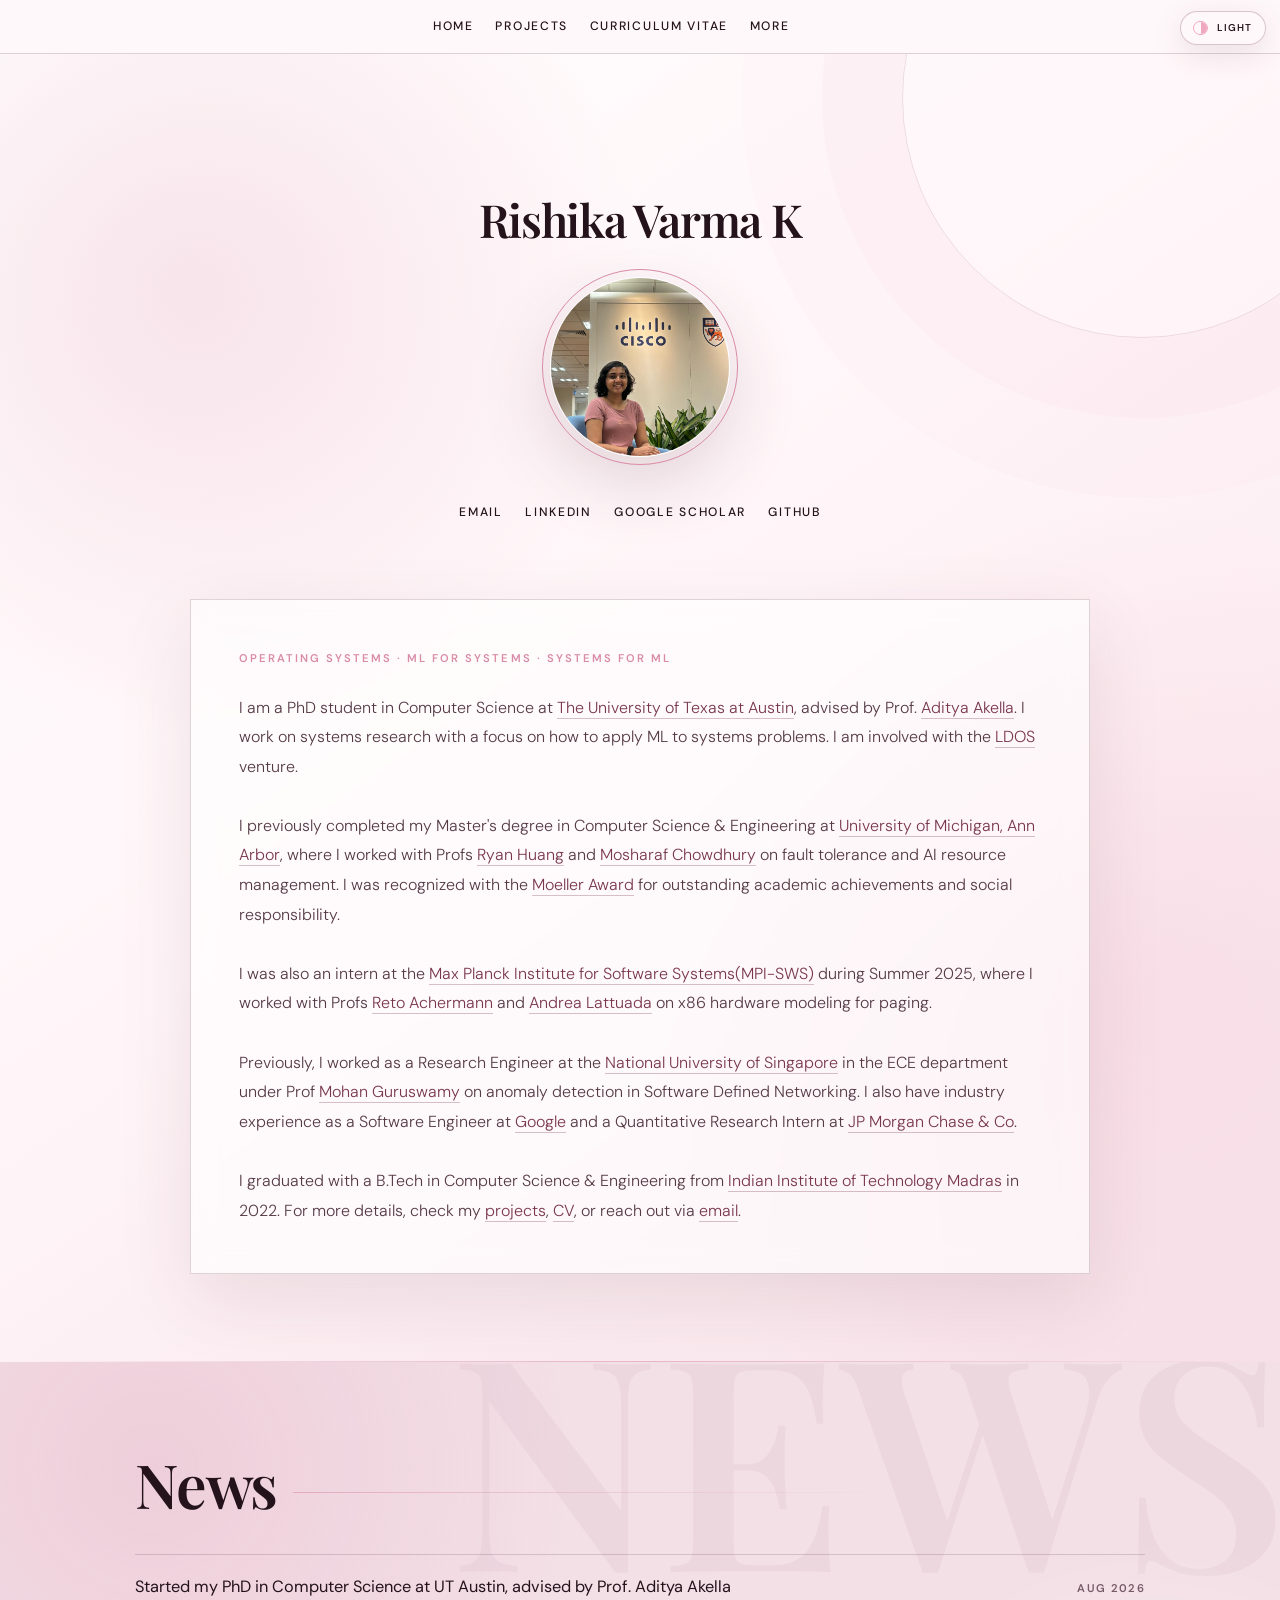
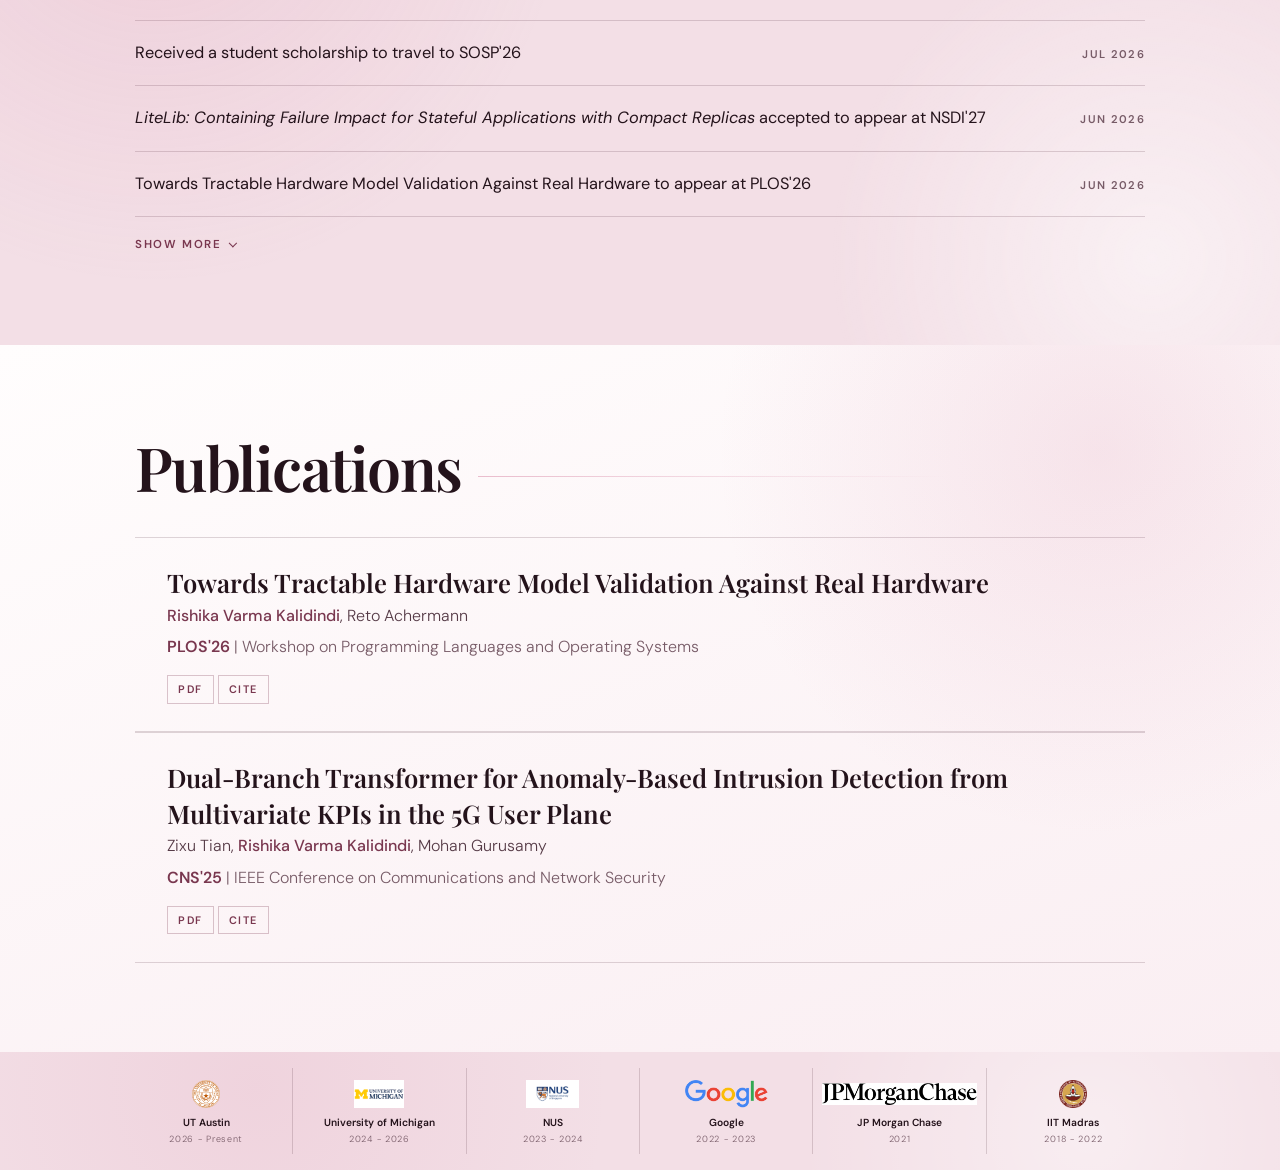
<file: index.html>
<!doctype html>
<html lang="en">
  <head>
    <meta charset="utf-8">
    <meta name="viewport" content="width=device-width, initial-scale=1, shrink-to-fit=no">
    <meta name="description" content="PhD student in Computer Science at UT Austin | Advisors and past experience at University of Michigan, NUS, Google">
    <meta name="author" content="Rishika Varma Kalidindi">
    <meta name="theme-color" content="#100b0e">

    <link rel="icon" type="image/svg+xml" href="images/nicons/favicon.svg">
    <link rel="apple-touch-icon" sizes="180x180" href="images/nicons/apple-touch-icon.svg">
    <link rel="icon" type="image/svg+xml" sizes="32x32" href="images/nicons/favicon-32x32.svg">
    <link rel="icon" type="image/svg+xml" sizes="16x16" href="images/nicons/favicon-16x16.svg">

    <script src="assets/style-2.js?v=20260930f"></script>
    <link rel="stylesheet" href="https://stackpath.bootstrapcdn.com/bootstrap/4.4.1/css/bootstrap.min.css" integrity="sha384-Vkoo8x4CGsO3+Hhxv8T/Q5PaXtkKtu6ug5TOeNV6gBiFeWPGFN9MuhOf23Q9Ifjh" crossorigin="anonymous">
    <link rel="stylesheet" href="assets/style-2.css?v=20260930f">
    <meta http-equiv="Cache-Control" content="no-cache, no-store, must-revalidate">
    <meta http-equiv="Pragma" content="no-cache">
    <meta http-equiv="Expires" content="0">

    <title>Rishika Varma K</title>
  </head>
  <body>
    <header class="top-bar">
      <nav class="top-contacts">
        <a class="menulink" href="index.html">home</a>
        <a class="menulink" href="projects.html">projects</a>
        <a class="menulink" target="_blank" href="assets/rishika_cv.pdf">curriculum vitae</a>
        <a class="menulink" href="fun.html">more</a>
      </nav>
    </header>

    <section class="site-section section-hero section-light">
      <div class="container section-inner pt-5 allstuffp">
        <div class="row pt-5 allstuff">
          <div class="col-12 text-center pt-5">
            <p class="name">Rishika Varma K</p>
            <img src="images/profile-pixel.png" class="profilepic" alt="Rishika Varma K">
            <div class="pt-4 menur">
              <a class="menulink px-3" target="_blank" href="mailto:rishikavarmak@gmail.com">email</a>
              <a class="menulink px-3" target="_blank" href="https://www.linkedin.com/in/rishika-varma-k-30473a1a3">linkedin</a>
              <a class="menulink px-3" target="_blank" href="https://scholar.google.com/citations?user=iZljkkAAAAAJ&hl=en">google scholar</a>
              <a class="menulink px-3" target="_blank" href="https://github.com/rishikavarma">github</a>
            </div>
          </div>
        </div>

        <div class="about pt-5">
          I am a PhD student in Computer Science at <a class="in-text" href="https://www.utexas.edu/"
              target="_blank">The University of Texas at Austin</a>, advised by Prof. <a class="in-text"
              href="https://www.cs.utexas.edu/~akella/" target="_blank">Aditya Akella</a>. I work on systems research with a focus on how to apply ML to systems problems. I am involved with the <a class="in-text" href="https://ldos.utexas.edu/" target="_blank">LDOS</a> venture.<br> <br>

          I previously completed my Master's degree in Computer Science & Engineering at <a class="in-text"
              href="https://umich.edu/" target="_blank">University of Michigan, Ann Arbor</a>, where I worked with Profs <a class="in-text"
              href="https://web.eecs.umich.edu/~ryanph/" target="_blank">Ryan Huang</a> and <a class="in-text"
              href="https://mosharaf.com/" target="_blank">Mosharaf Chowdhury</a> on fault tolerance and AI resource management. I was recognized with the
          <a class="in-text" href="https://cse.engin.umich.edu/stories/grad-student-rishika-varma-kalidindi-receives-moeller-award"
              target="_blank">Moeller Award</a> for outstanding academic achievements and social responsibility.
          <br> <br>

          I was also an intern at the <a class="in-text" href="https://www.mpi-sws.org/"
              target="_blank">Max Planck Institute for Software Systems(MPI-SWS)</a> during Summer 2025, where I worked with Profs <a class="in-text" href="https://retoachermann.ch/"
              target="_blank">Reto Achermann</a> and <a class="in-text" href="https://andrea.lattuada.me/"
              target="_blank">Andrea Lattuada</a> on x86 hardware modeling for paging. <br> <br>

          Previously, I worked as a Research Engineer at the <a class="in-text" href="https://www.nus.edu.sg/"
              target="_blank">National University of Singapore</a> in the ECE department under Prof <a class="in-text" href="https://www.ece.nus.edu.sg/stfpage/elegm/"
              target="_blank">Mohan Guruswamy</a> on anomaly detection in Software Defined Networking. I also have industry experience
          as a Software Engineer at <a class="in-text" href="https://www.google.com/" target="_blank">Google</a> and a Quantitative Research Intern at
          <a class="in-text" href="https://www.jpmorganchase.com/" target="_blank">JP Morgan Chase & Co</a>. <br><br>

          I graduated with a B.Tech in Computer Science & Engineering from <a class="in-text"
              href="https://www.iitm.ac.in/" target="_blank">Indian Institute of Technology Madras</a> in 2022.

          For more details, check my <a class="in-text" href="projects.html">projects</a>,
          <a class="in-text" href="assets/rishika_cv.pdf" target="_blank">CV</a>, or
          reach out via <a class="in-text" href="mailto:rishikavarmak@gmail.com">email</a>.
        </div>
      </div>
    </section>

    <section class="site-section section-news section-dark">
      <div class="container section-inner about">
        <p class="header">News</p>
        <div class="news-list" id="news-list">
          <div class="news-item">
            <span class="news-title">Started my PhD in Computer Science at UT Austin, advised by Prof. Aditya Akella</span>
            <span class="date">Aug 2026</span>
          </div>
          <div class="news-item">
            <span class="news-title">Received a student scholarship to travel to SOSP'26</span>
            <span class="date">Jul 2026</span>
          </div>
          <div class="news-item">
            <span class="news-title"><em>LiteLib: Containing Failure Impact for Stateful Applications with Compact Replicas</em> accepted to appear at NSDI'27</span>
            <span class="date">Jun 2026</span>
          </div>
          <div class="news-item">
            <span class="news-title">Towards Tractable Hardware Model Validation Against Real Hardware to appear at PLOS'26</span>
            <span class="date">Jun 2026</span>
          </div>
          <div class="news-extra" id="news-extra">
            <div class="news-item">
              <span class="news-title">Dual-Branch Transformer for Anomaly-Based Intrusion Detection to appear at IEEE CNS'25</span>
              <span class="date">Sep 2025</span>
            </div>
            <div class="news-item">
              <span class="news-title">Interning at MPI-SWS with Profs Andrea Lattuada and Reto Achermann</span>
              <span class="date">May 2025</span>
            </div>
            <div class="news-item">
              <span class="news-title">Received the <a class="in-text" href="https://cse.engin.umich.edu/stories/grad-student-rishika-varma-kalidindi-receives-moeller-award" target="_blank">Moeller Award</a> at the University of Michigan</span>
              <span class="date">Feb 2025</span>
            </div>
          </div>
          <button class="news-toggle" type="button" aria-expanded="false" aria-controls="news-extra">
            Show more
          </button>
        </div>
      </div>
    </section>

    <section class="site-section section-pubs section-light">
      <div class="container section-inner about">
        <p class="header">Publications</p>
        <div class="py-2">
          <p class="paper my-2 pl-2">
            <span class="papertitle">Towards Tractable Hardware Model Validation Against Real Hardware</span><br>
            <span class="thisauthor">Rishika Varma Kalidindi</span>, Reto Achermann<br>
            <span class="conf"><span class="confshort">PLOS'26</span> | Workshop on Programming Languages and Operating Systems</span><br>
            <a class="tag" href="https://dl.acm.org/doi/10.1145/3831586.3838143" target="_blank">pdf</a>
            <span class="tagsep">|</span>
            <a class="tag" href="cites/plos2026.bib" target="_blank">cite</a>
          </p>
        </div>
        <div class="py-2">
          <p class="paper my-2 pl-2">
            <span class="papertitle">Dual-Branch Transformer for Anomaly-Based Intrusion Detection from Multivariate KPIs in the 5G User Plane</span><br>
            Zixu Tian, <span class="thisauthor">Rishika Varma Kalidindi</span>, Mohan Gurusamy<br>
            <span class="conf"><span class="confshort">CNS'25</span> | IEEE Conference on Communications and Network Security</span><br>
            <a class="tag" href="https://ieeexplore.ieee.org/abstract/document/11194999" target="_blank">pdf</a>
            <span class="tagsep">|</span>
            <a class="tag" href="cites/cns2025.bib" target="_blank">cite</a>
          </p>
        </div>
      </div>
    </section>

    <section class="site-section section-affiliations section-dark">
      <div class="container section-inner">
        <div class="row text-center py-4">
          <div class="mx-auto mt-2">
            <img class="img-fluid instilogo" src="images/utaustin.svg" alt="The University of Texas at Austin">
            <div class="institution">UT Austin</div>
            <div class="years">2026 - Present</div>
          </div>
          <div class="mx-auto mt-2">
            <img class="img-fluid instilogo" src="images/umich.png" alt="University of Michigan">
            <div class="institution">University of Michigan</div>
            <div class="years">2024 - 2026</div>
          </div>
          <div class="mx-auto mt-2">
            <img class="img-fluid instilogo" src="images/nus.png" alt="NUS">
            <div class="institution">NUS</div>
            <div class="years">2023 - 2024</div>
          </div>
          <div class="mx-auto mt-2">
            <img class="img-fluid instilogo" src="images/google.png" alt="Google">
            <div class="institution">Google</div>
            <div class="years">2022 - 2023</div>
          </div>
          <div class="mx-auto mt-2">
            <img class="img-fluid instilogo" src="images/jpmc.png" alt="JP Morgan Chase">
            <div class="institution">JP Morgan Chase</div>
            <div class="years">2021</div>
          </div>
          <div class="mx-auto mt-2">
            <img class="img-fluid instilogo" src="images/IITM.png" alt="IIT Madras">
            <div class="institution">IIT Madras</div>
            <div class="years">2018 - 2022</div>
          </div>
        </div>
      </div>
    </section>

    <script src="https://code.jquery.com/jquery-3.4.1.slim.min.js" integrity="sha384-J6qa4849blE2+poT4WnyKhv5vZF5SrPo0iEjwBvKU7imGFAV0wwj1yYfoRSJoZ+n" crossorigin="anonymous"></script>
    <script src="https://cdn.jsdelivr.net/npm/popper.js@1.16.0/dist/umd/popper.min.js" integrity="sha384-Q6E9RHvbIyZFJoft+2mJbHaEWldlvI9IOYy5n3zV9zzTtmI3UksdQRVvoxMfooAo" crossorigin="anonymous"></script>
    <script src="https://stackpath.bootstrapcdn.com/bootstrap/4.4.1/js/bootstrap.min.js" integrity="sha384-wfSDF2E50Y2D1uUdj0O3uMBJnjuUD4Ih7YwaYd1iqfktj0Uod8GCExl3Og8ifwB6" crossorigin="anonymous"></script>
  </body>
</html>
</file>
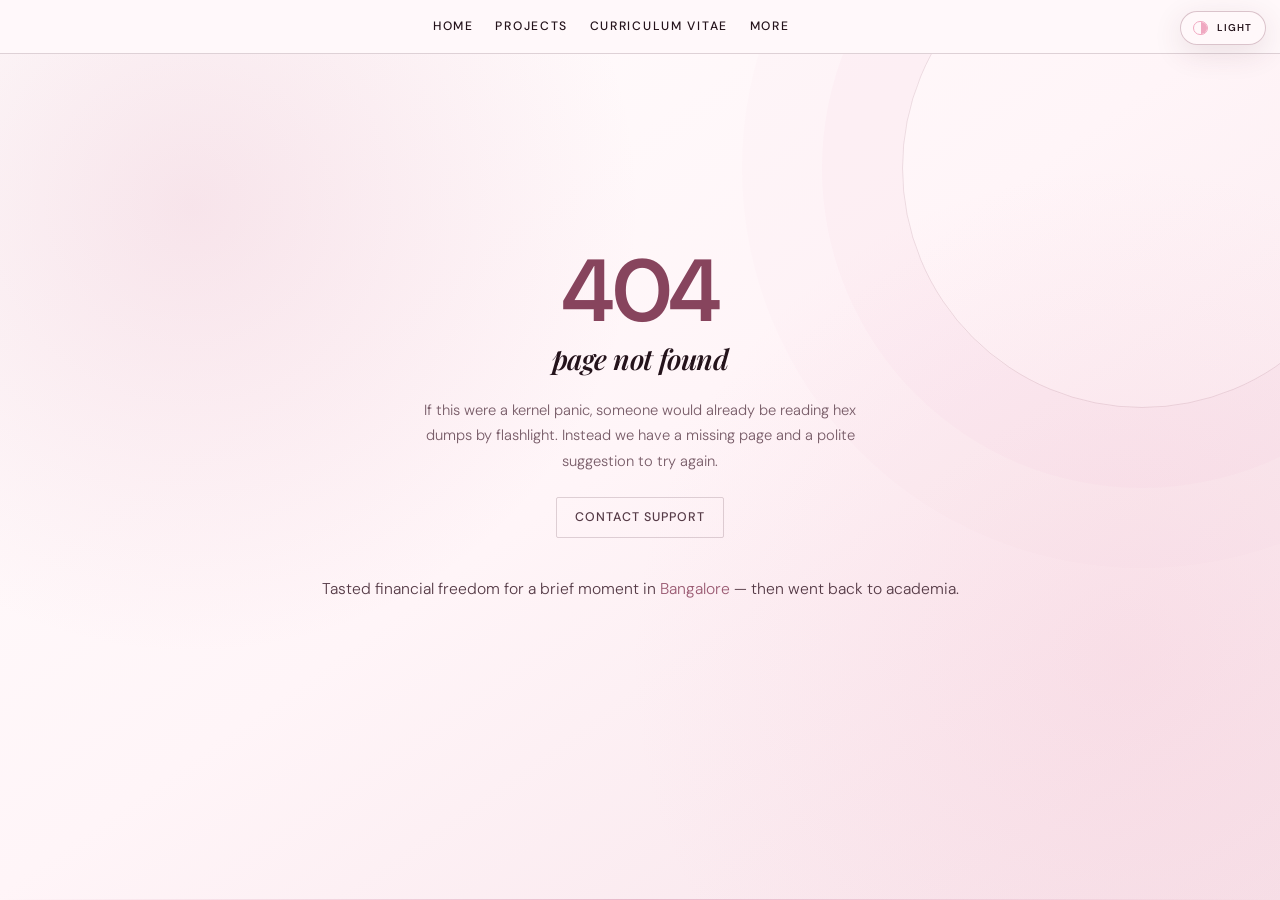
<file: fun.html>
<!doctype html>
<html lang="en">
  <head>
    <meta charset="utf-8">
    <meta name="viewport" content="width=device-width, initial-scale=1, shrink-to-fit=no">
    <meta name="description" content="404 — and a few other things about Rishika">
    <meta name="author" content="Rishika Varma Kalidindi">
    <meta name="theme-color" content="#100b0e">

    <link rel="icon" type="image/svg+xml" href="images/nicons/favicon.svg">
    <link rel="apple-touch-icon" sizes="180x180" href="images/nicons/apple-touch-icon.svg">
    <link rel="icon" type="image/svg+xml" sizes="32x32" href="images/nicons/favicon-32x32.svg">
    <link rel="icon" type="image/svg+xml" sizes="16x16" href="images/nicons/favicon-16x16.svg">

    <script src="assets/style-2.js?v=20260930f"></script>
    <link rel="stylesheet" href="https://stackpath.bootstrapcdn.com/bootstrap/4.4.1/css/bootstrap.min.css" integrity="sha384-Vkoo8x4CGsO3+Hhxv8T/Q5PaXtkKtu6ug5TOeNV6gBiFeWPGFN9MuhOf23Q9Ifjh" crossorigin="anonymous">
    <link rel="stylesheet" href="assets/style-2.css?v=20260930f">
    <meta http-equiv="Cache-Control" content="no-cache, no-store, must-revalidate">
    <meta http-equiv="Pragma" content="no-cache">
    <meta http-equiv="Expires" content="0">

    <title>404 — Rishika Varma Kalidindi</title>
  </head>
  <body class="fun-page">
    <header class="top-bar">
      <nav class="top-contacts">
        <a class="menulink" href="index.html">home</a>
        <a class="menulink" href="projects.html">projects</a>
        <a class="menulink" target="_blank" href="assets/rishika_cv.pdf">curriculum vitae</a>
        <a class="menulink" href="fun.html">more</a>
      </nav>
    </header>

    <section class="site-section section-hero section-light fun-stage" aria-live="polite">
      <div class="container section-inner fun-stage-inner">
        <p class="fun-code">404</p>
        <h1 class="fun-title">page not found</h1>
        <p class="fun-joke">
          If this were a kernel panic, someone would already be
          reading hex dumps by flashlight. Instead we have a missing page
          and a polite suggestion to try again.
        </p>
        <a
          class="fun-support"
          target="_blank"
          rel="noopener"
          href="https://bpb-us-e1.wpmucdn.com/sites.harvard.edu/dist/a/950/files/2026/01/thenightwatch.pdf"
        >Contact support</a>
        <p class="fun-line" id="fun-line"></p>
      </div>
    </section>

    <div class="fun-lightbox" id="fun-lightbox" hidden>
      <button type="button" class="fun-lightbox-close" aria-label="Close photo">&times;</button>
      <figure class="fun-lightbox-frame">
        <img id="fun-lightbox-img" src="images/fun/stub.svg" alt="">
      </figure>
    </div>

    <!--
      Photo folders live under images/fun/<slug>/
      Drop any .jpg/.png/.webp/.gif into a folder, then run:
        bash images/fun/sync.sh
      (updates that folder's gallery.json so the site can find them)
    -->
    <template id="fun-lines">
      <span>Always ready to spread <a class="fun-ext" target="_blank" rel="noopener" href="https://dl.acm.org/doi/10.1145/224057.224076">exokernel</a> hate.</span>
      <span>Loves <a class="fun-home" href="index.html">pink</a>. Duh.</span>
      <span>Sorted into <a class="fun-word" href="images/fun/ravenclaw/" data-gallery="ravenclaw">Ravenclaw</a>, and still a Potterhead at heart.</span>
      <span>Ate too much pasta and <a class="fun-word" href="images/fun/italy/" data-gallery="italy">gelato</a> in Italy — and leaned with the tower in Pisa.</span>
      <span>Has gotten delightfully lost in <a class="fun-word" href="images/fun/prague/" data-gallery="prague">Prague</a>.</span>
      <span>Has lingered under the lights of <a class="fun-word" href="images/fun/paris/" data-gallery="paris">Paris</a>.</span>
      <span>Survived undergrad at <a class="fun-word" href="images/fun/iitm/" data-gallery="iitm">IIT Madras</a> — deer on campus, deadlines everywhere.</span>
      <span>Has stood by the cathedral in <a class="fun-word" href="images/fun/cologne/" data-gallery="cologne">Cologne</a>.</span>
      <span>Earned a master's at <a class="fun-word" href="images/fun/michigan/" data-gallery="michigan">Michigan</a>.</span>
      <span>Has crossed through <a class="fun-word" href="images/fun/switzerland/" data-gallery="switzerland">Switzerland</a>.</span>
      <span>Cruised from <a class="fun-word" href="images/fun/stockholm-helsinki/" data-gallery="stockholm-helsinki">Stockholm to Helsinki.</a></span>
      <span>Has stopped by tiny, glittering <a class="fun-word" href="images/fun/luxembourg/" data-gallery="luxembourg">Luxembourg</a>.</span>
      <span>Once called <a class="fun-word" href="images/fun/singapore/" data-gallery="singapore">Singapore</a> home.</span>
      <span>Once popped into <a class="fun-word" href="images/fun/malaysia/" data-gallery="malaysia">Malaysia</a> to thrift shop.</span>
      <span>Lived in <a class="fun-word" href="images/fun/saarbrucken/" data-gallery="saarbrucken">Saarbrücken</a>, Germany.</span>
      <span>Tasted financial freedom for a brief moment in <a class="fun-word" href="images/fun/bangalore/" data-gallery="bangalore">Bangalore</a> — then went back to academia.</span>
      <span>Is learning to <a class="fun-word" href="images/fun/surfing/" data-gallery="surfing">surf</a> — badly.</span>
    </template>
  </body>
</html>
</file>
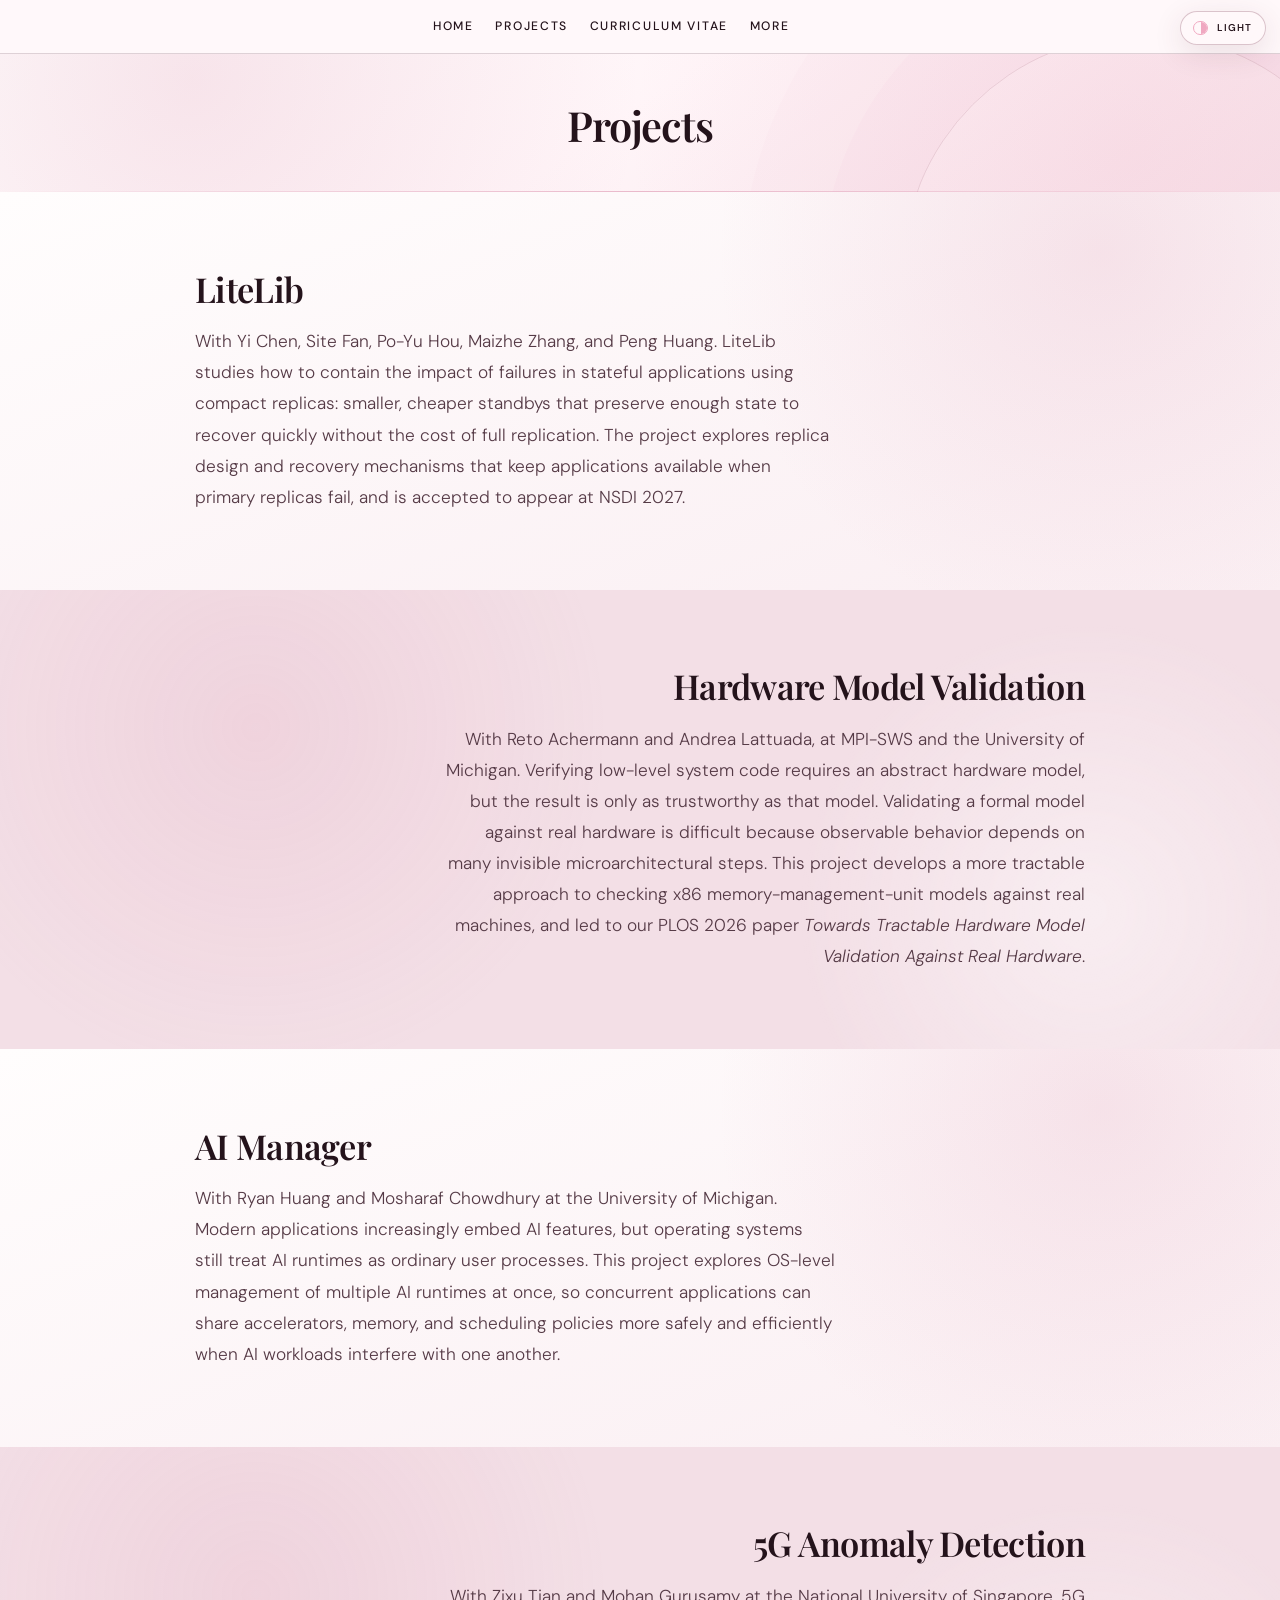
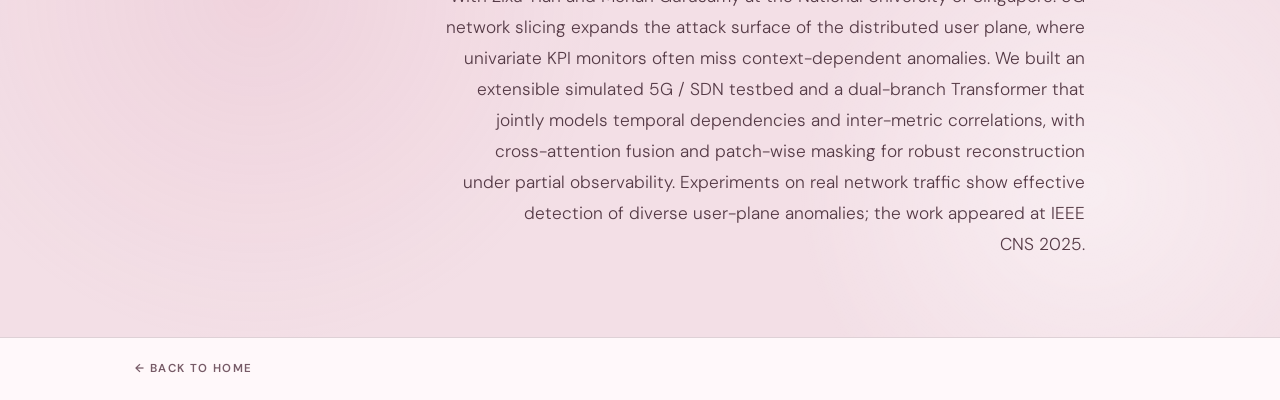
<file: projects.html>
<!doctype html>
<html lang="en">
  <head>
    <meta charset="utf-8">
    <meta name="viewport" content="width=device-width, initial-scale=1, shrink-to-fit=no">
    <meta name="description" content="Research projects — Rishika Varma Kalidindi">
    <meta name="author" content="Rishika Varma Kalidindi">
    <meta name="theme-color" content="#100b0e">

    <link rel="icon" type="image/svg+xml" href="images/nicons/favicon.svg">
    <link rel="apple-touch-icon" sizes="180x180" href="images/nicons/apple-touch-icon.svg">
    <link rel="icon" type="image/svg+xml" sizes="32x32" href="images/nicons/favicon-32x32.svg">
    <link rel="icon" type="image/svg+xml" sizes="16x16" href="images/nicons/favicon-16x16.svg">

    <script src="assets/style-2.js?v=20260930f"></script>
    <link rel="stylesheet" href="https://stackpath.bootstrapcdn.com/bootstrap/4.4.1/css/bootstrap.min.css" integrity="sha384-Vkoo8x4CGsO3+Hhxv8T/Q5PaXtkKtu6ug5TOeNV6gBiFeWPGFN9MuhOf23Q9Ifjh" crossorigin="anonymous">
    <link rel="stylesheet" href="assets/style-2.css?v=20260930f">
    <meta http-equiv="Cache-Control" content="no-cache, no-store, must-revalidate">
    <meta http-equiv="Pragma" content="no-cache">
    <meta http-equiv="Expires" content="0">

    <title>Projects — Rishika Varma Kalidindi</title>
  </head>
  <body>
    <header class="top-bar">
      <nav class="top-contacts">
        <a class="menulink" href="index.html">home</a>
        <a class="menulink" href="projects.html">projects</a>
        <a class="menulink" target="_blank" href="assets/rishika_cv.pdf">curriculum vitae</a>
        <a class="menulink" href="fun.html">more</a>
      </nav>
    </header>

    <section class="site-section section-hero section-light experience-hero">
      <div class="container section-inner pt-5 allstuffp">
        <div class="row pt-4 allstuff">
          <div class="col-12 text-center">
            <p class="name">Projects</p>
          </div>
        </div>
      </div>
    </section>

    <section class="site-section project-section project-dark project-align-left">
      <div class="container section-inner">
        <article class="project-content">
          <h2 class="project-title">LiteLib</h2>
          <p class="project-description">
            With Yi Chen, Site Fan, Po-Yu Hou, Maizhe Zhang, and Peng Huang.
            LiteLib studies how to contain the impact of failures in stateful applications using compact replicas:
            smaller, cheaper standbys that preserve enough state to recover quickly without the cost of full replication.
            The project explores replica design and recovery mechanisms that keep applications available when primary
            replicas fail, and is accepted to appear at NSDI&nbsp;2027.
          </p>
        </article>
      </div>
    </section>

    <section class="site-section project-section project-light project-align-right">
      <div class="container section-inner">
        <article class="project-content">
          <h2 class="project-title">Hardware Model Validation</h2>
          <p class="project-description">
            With Reto Achermann and Andrea Lattuada, at MPI-SWS and the University of Michigan.
            Verifying low-level system code requires an abstract hardware model, but the result is only as trustworthy
            as that model. Validating a formal model against real hardware is difficult because observable behavior
            depends on many invisible microarchitectural steps. This project develops a more tractable approach to
            checking x86 memory-management-unit models against real machines, and led to our PLOS&nbsp;2026 paper
            <em>Towards Tractable Hardware Model Validation Against Real Hardware</em>.
          </p>
        </article>
      </div>
    </section>

    <section class="site-section project-section project-dark project-align-left">
      <div class="container section-inner">
        <article class="project-content">
          <h2 class="project-title">AI Manager</h2>
          <p class="project-description">
            With Ryan Huang and Mosharaf Chowdhury at the University of Michigan.
            Modern applications increasingly embed AI features, but operating systems still treat AI runtimes as
            ordinary user processes. This project explores OS-level management of multiple AI runtimes at once,
            so concurrent applications can share accelerators, memory, and scheduling policies more safely and
            efficiently when AI workloads interfere with one another.
          </p>
        </article>
      </div>
    </section>

    <section class="site-section project-section project-light project-align-right">
      <div class="container section-inner">
        <article class="project-content">
          <h2 class="project-title">5G Anomaly Detection</h2>
          <p class="project-description">
            With Zixu Tian and Mohan Gurusamy at the National University of Singapore.
            5G network slicing expands the attack surface of the distributed user plane, where univariate KPI
            monitors often miss context-dependent anomalies. We built an extensible simulated 5G / SDN testbed and a
            dual-branch Transformer that jointly models temporal dependencies and inter-metric correlations, with
            cross-attention fusion and patch-wise masking for robust reconstruction under partial observability.
            Experiments on real network traffic show effective detection of diverse user-plane anomalies; the work
            appeared at IEEE CNS&nbsp;2025.
          </p>
        </article>
      </div>
    </section>

    <footer class="project-footer">
      <div class="container section-inner">
        <a href="index.html">&larr; Back to home</a>
      </div>
    </footer>
  </body>
</html>
</file>
<file: assets/style-2.css>
@import url("https://fonts.googleapis.com/css2?family=DM+Sans:wght@300;400;500;600&family=Playfair+Display:ital,wght@0,600;1,600&display=swap");

:root {
    --black: #100b0e;
    --black-soft: #191116;
    --plum: #291620;
    --plum-light: #3a202c;
    --rose: #d98ba8;
    --rose-bright: #f0a8c1;
    --rose-gold: #d6a0a9;
    --blush: #f3dfe6;
    --blush-soft: #faeef2;
    --cream: #fff8fa;
    --ink: #24131b;
    --muted-dark: #bda7b0;
    --muted-light: #775b67;
    --line-dark: rgba(240, 168, 193, 0.2);
    --line-light: rgba(73, 37, 52, 0.18);
}

* {
    box-sizing: border-box;
}

html {
    scroll-behavior: smooth;
}

body {
    margin: 0;
    background: var(--black);
    color: var(--cream);
    font-family: "DM Sans", sans-serif;
    font-size: 16px;
    font-weight: 300;
    line-height: 1.7;
    -webkit-font-smoothing: antialiased;
}

.top-bar {
    position: sticky;
    top: 0;
    z-index: 900;
    display: flex;
    justify-content: center;
    align-items: center;
    min-height: 3.4rem;
    padding: 0.7rem 4.8rem 0.7rem 1.2rem;
    border-bottom: 1px solid var(--line-dark);
    background: rgba(16, 11, 14, 0.9);
    backdrop-filter: blur(14px);
}

.top-contacts {
    display: flex;
    flex-wrap: wrap;
    justify-content: center;
    gap: 0.35rem 1.35rem;
}

.top-bar .menulink {
    color: var(--muted-dark) !important;
}

.top-bar .menulink:hover {
    color: var(--cream) !important;
}

a {
    color: inherit;
    text-decoration: none;
    transition: color 180ms ease, opacity 180ms ease, border-color 180ms ease;
}

a:hover {
    color: var(--rose-bright);
    text-decoration: none;
}

.site-section {
    position: relative;
    width: 100%;
    margin: 0;
    padding: clamp(4rem, 7vw, 7rem) 0;
    overflow: hidden;
}

.section-inner {
    position: relative;
    z-index: 1;
    width: min(100% - 3rem, 1040px);
    max-width: 1040px;
    margin: 0 auto;
}

.section-hero {
    min-height: 100vh;
    padding: 1.25rem 0 5.5rem;
    background:
        radial-gradient(circle at 15% 18%, rgba(217, 139, 168, 0.22), transparent 28rem),
        radial-gradient(circle at 88% 72%, rgba(143, 60, 91, 0.22), transparent 31rem),
        linear-gradient(145deg, #0e090c 0%, #1a0f15 48%, #26141d 100%);
    color: var(--cream);
}

.section-hero::before {
    content: "";
    position: absolute;
    width: min(38vw, 480px);
    aspect-ratio: 1;
    top: -15%;
    right: -8%;
    border: 1px solid rgba(240, 168, 193, 0.18);
    border-radius: 50%;
    box-shadow:
        0 0 0 5rem rgba(217, 139, 168, 0.025),
        0 0 0 10rem rgba(217, 139, 168, 0.018);
}

.section-hero::after {
    content: "";
    position: absolute;
    left: 0;
    right: 0;
    bottom: 0;
    height: 1px;
    background: linear-gradient(90deg, transparent, var(--rose), transparent);
    opacity: 0.55;
}

.section-hero .section-inner {
    width: min(100% - 3rem, 1120px);
    max-width: 1120px;
}

.section-hero .allstuffp {
    padding-top: 0 !important;
}

.section-hero .allstuff {
    padding-top: 4.5rem !important;
}

.name {
    margin: 0;
    color: var(--cream) !important;
    font-family: "Playfair Display", serif;
    font-size: clamp(1.85rem, 4.2vw, 2.85rem) !important;
    font-weight: 600 !important;
    line-height: 1.1;
    letter-spacing: -0.03em;
    text-wrap: balance;
}

.profilepic {
    display: block;
    width: 180px;
    height: 180px;
    margin: 2rem auto 1.3rem;
    padding: 0 !important;
    object-fit: cover;
    object-position: center;
    border: 1px solid var(--rose-gold);
    border-radius: 50%;
    outline: 1px solid rgba(255, 248, 250, 0.38);
    outline-offset: 7px;
    box-shadow:
        0 25px 70px rgba(0, 0, 0, 0.46),
        0 0 42px rgba(217, 139, 168, 0.12);
}

.menur {
    display: flex;
    flex-wrap: wrap;
    justify-content: center;
    gap: 0.4rem 1.4rem;
    padding-top: 1.3rem !important;
}

.menulink {
    position: relative;
    padding: 0.25rem 0 !important;
    color: var(--muted-dark) !important;
    font-size: 0.76rem !important;
    font-weight: 500;
    letter-spacing: 0.14em;
    text-transform: uppercase;
}

.menulink::after {
    content: "";
    position: absolute;
    left: 0;
    right: 100%;
    bottom: 0;
    height: 1px;
    background: var(--rose-bright);
    transition: right 180ms ease;
}

.menulink:hover {
    color: var(--cream) !important;
}

.menulink:hover::after {
    right: 0;
}

.section-hero .about {
    max-width: 900px;
    margin: 4.5rem auto 0;
    padding: clamp(1.6rem, 4vw, 3rem);
    border: 1px solid var(--line-dark);
    background: linear-gradient(135deg, rgba(255, 255, 255, 0.055), rgba(217, 139, 168, 0.035));
    box-shadow: 0 25px 70px rgba(0, 0, 0, 0.2);
    color: #e6d9de;
    line-height: 1.85;
    backdrop-filter: blur(12px);
}

.section-hero .about::before {
    content: "OPERATING SYSTEMS · ML FOR SYSTEMS · SYSTEMS FOR ML";
    display: block;
    margin-bottom: 1.5rem;
    color: var(--rose);
    font-size: 0.7rem;
    font-weight: 600;
    letter-spacing: 0.18em;
}

.section-hero .about a {
    color: var(--rose-bright);
    border-bottom: 1px solid rgba(240, 168, 193, 0.35);
}

.section-hero .about a:hover {
    color: var(--cream);
    border-bottom-color: var(--cream);
}

.experience-hero {
    min-height: auto;
    padding: 1rem 0 2.75rem;
}

.experience-hero .allstuff {
    padding-top: 2rem !important;
}

.experience-hero .name {
    font-size: clamp(1.75rem, 4vw, 2.6rem) !important;
}

.experience-hero .menur {
    margin-bottom: 0;
}

.header {
    display: flex;
    align-items: center;
    gap: 1rem;
    margin: 0 0 2.4rem;
    color: inherit !important;
    font-family: "Playfair Display", serif;
    font-size: clamp(2.2rem, 5vw, 3.8rem) !important;
    font-weight: 600;
    line-height: 1.05;
    letter-spacing: -0.025em;
}

.header::after {
    content: "";
    flex: 1;
    height: 1px;
    margin-top: 0.3em;
    background: linear-gradient(90deg, var(--rose), transparent 70%);
    opacity: 0.55;
}

.section-news {
    background:
        radial-gradient(circle at 12% 20%, rgba(217, 139, 168, 0.18), transparent 28rem),
        radial-gradient(circle at 88% 85%, rgba(255, 255, 255, 0.35), transparent 22rem),
        var(--blush);
    color: var(--ink);
}

.section-news::before {
    content: "NEWS";
    position: absolute;
    right: -0.03em;
    top: -0.2em;
    color: rgba(89, 42, 60, 0.04);
    font-family: "Playfair Display", serif;
    font-size: clamp(8rem, 23vw, 19rem);
    font-weight: 600;
    line-height: 1;
    pointer-events: none;
}

.news-item {
    display: grid;
    grid-template-columns: minmax(0, 1fr) auto;
    gap: 2rem;
    align-items: baseline;
    padding: 1.15rem 0;
    border-bottom: 1px solid var(--line-light);
}

.news-list > .news-item:first-child {
    border-top: 1px solid var(--line-light);
}

.news-list:not(.is-expanded) .news-extra {
    display: none;
}

.news-toggle {
    display: inline-flex;
    align-items: center;
    gap: 0.45rem;
    margin-top: 1.35rem;
    padding: 0;
    border: 0;
    background: transparent;
    color: #79374f;
    font: 600 0.72rem/1 "DM Sans", sans-serif;
    letter-spacing: 0.14em;
    text-transform: uppercase;
    cursor: pointer;
}

.news-toggle::after {
    content: "";
    width: 0.4rem;
    height: 0.4rem;
    border-right: 1.5px solid currentColor;
    border-bottom: 1.5px solid currentColor;
    transform: rotate(45deg) translateY(-1px);
    transition: transform 160ms ease;
}

.news-list.is-expanded .news-toggle::after {
    transform: rotate(225deg) translateY(-1px);
}

.news-toggle:hover {
    opacity: 0.75;
}

.news-title {
    color: var(--ink) !important;
    font-size: 1.02rem;
    font-weight: 400;
}

.date {
    color: var(--muted-light) !important;
    font-size: 0.7rem !important;
    font-weight: 600;
    letter-spacing: 0.12em;
    text-transform: uppercase;
    white-space: nowrap;
}

.section-news a {
    color: #79374f;
    font-weight: 500;
}

.section-pubs {
    background:
        radial-gradient(circle at 82% 18%, rgba(217, 139, 168, 0.2), transparent 26rem),
        radial-gradient(circle at 10% 90%, rgba(143, 60, 91, 0.18), transparent 24rem),
        linear-gradient(165deg, #171015 0%, var(--black-soft) 55%, #26141d 100%);
    color: var(--cream);
}

.section-pubs .header,
.section-research .header {
    color: var(--cream) !important;
}

.section-pubs .py-2,
.section-research .py-2,
.section-work .py-2 {
    padding: 0 !important;
}

.paper {
    position: relative;
    margin: 0 !important;
    padding: 1.7rem 2rem !important;
    border: 0;
    border-bottom: 1px solid var(--line-dark);
    color: #d8cbd0;
    transition: background 180ms ease, transform 180ms ease;
}

.paper:first-of-type {
    border-top: 1px solid var(--line-dark);
}

.paper:hover {
    background: rgba(217, 139, 168, 0.055);
    transform: translateX(5px);
}

.papertitle {
    color: var(--cream) !important;
    font-family: "Playfair Display", serif;
    font-size: clamp(1.25rem, 2.2vw, 1.6rem) !important;
    font-weight: 600 !important;
    line-height: 1.35;
}

.thisauthor {
    color: var(--rose-bright) !important;
    font-weight: 500 !important;
}

.conf {
    display: inline-block;
    padding: 0.25rem 0 0.35rem;
    color: var(--muted-dark) !important;
}

.confshort {
    color: var(--rose-bright);
    font-weight: 600;
}

.tag,
.section-pubs .tag {
    display: inline-block;
    margin-top: 0.6rem;
    padding: 0.25rem 0.65rem !important;
    border: 1px solid var(--line-dark);
    color: var(--rose-bright) !important;
    font-size: 0.68rem;
    font-weight: 600;
    letter-spacing: 0.12em;
    text-transform: uppercase;
}

.tag:hover,
.section-pubs .tag:hover {
    border-color: var(--rose-bright);
    background: var(--rose-bright);
    color: var(--black) !important;
}

.tagsep {
    display: none;
}

.section-affiliations {
    padding: 1rem 0;
    background:
        radial-gradient(circle at 50% 0%, rgba(217, 139, 168, 0.12), transparent 20rem),
        var(--blush-soft);
    color: var(--ink);
}

.section-affiliations .row {
    padding: 0 !important;
}

.mx-auto.mt-2 {
    display: flex;
    flex: 1 1 120px;
    min-width: 110px;
    min-height: 86px;
    flex-direction: column;
    align-items: center;
    justify-content: flex-end;
    margin-top: 0 !important;
    padding: 0.45rem 0.55rem;
    border-right: 1px solid var(--line-light);
}

.mx-auto.mt-2:last-child {
    border-right: 0;
}

.instilogo {
    display: block;
    width: auto;
    max-width: 100%;
    height: 28px !important;
    margin: 0 auto;
    padding: 0 !important;
    object-fit: contain;
    object-position: center;
    opacity: 1;
    transition: transform 180ms ease;
}

.instilogo-large {
    height: 34px !important;
}

.mx-auto.mt-2:hover .instilogo {
    transform: translateY(-3px);
}

.institution {
    margin-top: 0.4rem;
    color: var(--ink) !important;
    font-size: 0.64rem !important;
    font-weight: 600;
}

.years {
    margin-top: 0;
    color: var(--muted-light) !important;
    font-size: 0.56rem !important;
    letter-spacing: 0.08em;
}

.section-research {
    background:
        radial-gradient(circle at 10% 10%, rgba(217, 139, 168, 0.14), transparent 25rem),
        var(--black-soft);
    color: var(--cream);
}

.section-work {
    background: var(--blush);
    color: var(--ink);
}

.section-work .header,
.section-work .papertitle {
    color: var(--ink) !important;
}

.section-work .paper {
    color: #553a46;
    border-color: var(--line-light);
}

.section-work .paper:hover {
    background: rgba(255, 255, 255, 0.28);
}

.section-work .thisauthor,
.section-work .confshort {
    color: var(--pink-deep, #8f4d63) !important;
}

.section-work .conf,
.section-work .noter {
    color: var(--muted-light) !important;
}

.section-work a {
    color: #79374f;
}

.experience-entry {
    display: grid;
    grid-template-columns: minmax(220px, 0.85fr) minmax(0, 1.65fr);
    column-gap: clamp(2rem, 6vw, 5rem);
    padding: 2rem 0;
    border-top: 1px solid var(--line-dark);
}

.experience-entry:last-of-type {
    border-bottom: 1px solid var(--line-dark);
}

.experience-title {
    margin: 0;
    color: var(--cream);
    font-family: "Playfair Display", serif;
    font-size: clamp(1.35rem, 2.5vw, 1.8rem);
    font-weight: 600;
    line-height: 1.25;
}

.experience-meta {
    grid-column: 1;
    margin: 0.75rem 0 0;
    color: var(--rose-bright);
    font-size: 0.7rem;
    font-weight: 500;
    letter-spacing: 0.07em;
    line-height: 1.6;
    text-transform: uppercase;
}

.experience-description {
    grid-column: 2;
    grid-row: 1 / span 2;
    align-self: start;
    margin: 0;
    color: #d8cbd0;
}

.section-work .experience-entry {
    border-color: var(--line-light);
}

.section-work .experience-title {
    color: var(--ink);
}

.section-work .experience-meta {
    color: #87445d;
}

.section-work .experience-description {
    color: #553a46;
}

.project-section {
    min-height: auto;
    display: flex;
    align-items: center;
    padding-top: clamp(3.2rem, 6vw, 5rem);
    padding-bottom: clamp(3.2rem, 6vw, 5rem);
}

.project-section .section-inner {
    display: block;
    width: min(100% - 3rem, 920px);
}

.project-dark {
    background:
        radial-gradient(circle at 85% 20%, rgba(217, 139, 168, 0.16), transparent 24rem),
        radial-gradient(circle at 8% 80%, rgba(143, 60, 91, 0.12), transparent 20rem),
        var(--black-soft);
    color: var(--cream);
}

.project-light {
    background:
        radial-gradient(circle at 18% 25%, rgba(217, 139, 168, 0.16), transparent 22rem),
        radial-gradient(circle at 90% 80%, rgba(255, 255, 255, 0.4), transparent 18rem),
        var(--blush);
    color: var(--ink);
}

.project-align-left .project-content {
    margin-right: auto;
    text-align: left;
}

.project-align-right .project-content {
    margin-left: auto;
    text-align: right;
}

.project-content {
    max-width: 640px;
}

.project-title {
    max-width: none;
    margin: 0;
    color: inherit;
    font-family: "Playfair Display", serif;
    font-size: clamp(1.55rem, 3vw, 2.15rem);
    font-weight: 600;
    line-height: 1.2;
    letter-spacing: -0.02em;
}

.project-description {
    max-width: none;
    margin: 1rem 0 0;
    color: #d8cbd0;
    font-size: clamp(0.98rem, 1.5vw, 1.08rem);
    line-height: 1.8;
}

.project-light .project-description {
    color: #553a46;
}

.project-footer {
    padding: 1.3rem 0;
    background: var(--black);
    color: var(--muted-dark);
    font-size: 0.72rem;
    font-weight: 600;
    letter-spacing: 0.12em;
    text-transform: uppercase;
}

.project-footer a:hover {
    color: var(--rose-bright);
}

.noter {
    color: var(--muted-dark);
    font-size: 0.78rem;
}

@media (max-width: 767px) {
    .site-section {
        padding: 3.5rem 0;
    }

    .section-inner,
    .section-hero .section-inner {
        width: min(100% - 2rem, 1040px);
    }

    .section-hero {
        min-height: auto;
        padding-top: 0;
    }

    .section-hero .allstuff {
        padding-top: 2.5rem !important;
    }

    .name {
        font-size: clamp(1.7rem, 7vw, 2.25rem) !important;
    }

    .profilepic {
        width: 120px;
        height: 120px;
    }

    .menur {
        gap: 0.25rem 1rem;
    }

    .section-hero .about {
        margin-top: 3rem;
        padding: 1.35rem;
    }

    .header {
        font-size: 2.5rem !important;
    }

    .news-item {
        grid-template-columns: 1fr;
        gap: 0.25rem;
    }

    .paper {
        padding: 1.4rem 0.85rem !important;
    }

    .paper:hover {
        transform: none;
    }

    .mx-auto.mt-2 {
        flex-basis: 50%;
        border-bottom: 1px solid var(--line-light);
    }

    .experience-entry {
        display: block;
        padding: 1.6rem 0;
    }

    .experience-description {
        margin-top: 1rem;
    }

    .project-section {
        min-height: auto;
    }

    .project-section .section-inner {
        width: min(100% - 2rem, 920px);
    }

    .project-align-left .project-content,
    .project-align-right .project-content {
        margin: 0;
        text-align: left;
    }

    .project-title {
        font-size: clamp(1.45rem, 6vw, 1.9rem);
    }

    .project-description {
        margin-top: 0.85rem;
    }
}

@media (prefers-reduced-motion: reduce) {
    *,
    *::before,
    *::after {
        scroll-behavior: auto !important;
        transition: none !important;
    }
}

/* Site-wide theme system */
html[data-theme="dark"] {
    color-scheme: dark;
}

html[data-theme="light"] {
    color-scheme: light;
}

.theme-toggle {
    position: fixed;
    z-index: 1000;
    top: 0.7rem;
    right: 0.9rem;
    display: inline-flex;
    align-items: center;
    gap: 0.55rem;
    padding: 0.55rem 0.75rem;
    border: 1px solid rgba(240, 168, 193, 0.35);
    border-radius: 999px;
    background: rgba(16, 11, 14, 0.82);
    box-shadow: 0 8px 30px rgba(0, 0, 0, 0.2);
    color: var(--cream);
    font: 600 0.62rem/1 "DM Sans", sans-serif;
    letter-spacing: 0.12em;
    text-transform: uppercase;
    cursor: pointer;
    backdrop-filter: blur(12px);
}

.theme-toggle-icon {
    position: relative;
    display: block;
    width: 0.9rem;
    height: 0.9rem;
    overflow: hidden;
    border: 1px solid var(--rose-bright);
    border-radius: 50%;
}

.theme-toggle-icon::after {
    content: "";
    position: absolute;
    inset: 0 0 0 50%;
    background: var(--rose-bright);
}

.theme-toggle:hover {
    border-color: var(--rose-bright);
    color: var(--rose-bright);
}

/* Dark mode: black and plum surfaces with pink accents throughout. */
html[data-theme="dark"] body {
    background: var(--black);
    color: var(--cream);
}

html[data-theme="dark"] .section-news,
html[data-theme="dark"] .section-affiliations,
html[data-theme="dark"] .section-work,
html[data-theme="dark"] .project-light {
    background:
        radial-gradient(circle at 15% 20%, rgba(217, 139, 168, 0.16), transparent 26rem),
        radial-gradient(circle at 88% 80%, rgba(143, 60, 91, 0.14), transparent 24rem),
        linear-gradient(145deg, #1b1117 0%, #2a1720 100%);
    color: var(--cream);
}

html[data-theme="dark"] .section-news::before {
    color: rgba(240, 168, 193, 0.035);
}

html[data-theme="dark"] .section-news .header,
html[data-theme="dark"] .section-news .news-title,
html[data-theme="dark"] .section-affiliations .institution,
html[data-theme="dark"] .section-work .header,
html[data-theme="dark"] .section-work .papertitle,
html[data-theme="dark"] .project-light .project-title {
    color: var(--cream) !important;
}

html[data-theme="dark"] .section-news .date,
html[data-theme="dark"] .section-affiliations .years,
html[data-theme="dark"] .section-work .conf,
html[data-theme="dark"] .section-work .noter {
    color: var(--muted-dark) !important;
}

html[data-theme="dark"] .section-news a,
html[data-theme="dark"] .section-news .news-toggle,
html[data-theme="dark"] .section-work a,
html[data-theme="dark"] .project-light .project-meta {
    color: var(--rose-bright) !important;
}

html[data-theme="dark"] .section-work .paper,
html[data-theme="dark"] .section-affiliations .mx-auto.mt-2,
html[data-theme="dark"] .news-item {
    border-color: var(--line-dark);
}

html[data-theme="dark"] .section-work .paper,
html[data-theme="dark"] .section-work .experience-description,
html[data-theme="dark"] .project-light .project-description {
    color: #d8cbd0;
}

html[data-theme="dark"] .section-work .paper:hover {
    background: rgba(217, 139, 168, 0.055);
}

html[data-theme="dark"] .project-light .project-number {
    color: var(--rose);
}

html[data-theme="dark"] .project-footer {
    background: #0b0709;
}

/* Light mode: white canvas with pale-pink surfaces and dark text. */
html[data-theme="light"] body {
    background: var(--cream);
    color: var(--ink);
}

html[data-theme="light"] .section-hero {
    background:
        radial-gradient(circle at 15% 18%, rgba(217, 139, 168, 0.2), transparent 28rem),
        radial-gradient(circle at 88% 72%, rgba(240, 168, 193, 0.18), transparent 31rem),
        linear-gradient(145deg, #fffdfd 0%, #fff5f8 48%, #f7e2e9 100%);
    color: var(--ink);
}

html[data-theme="light"] .section-hero::before {
    border-color: rgba(143, 77, 99, 0.16);
    box-shadow:
        0 0 0 5rem rgba(217, 139, 168, 0.04),
        0 0 0 10rem rgba(217, 139, 168, 0.025);
}

html[data-theme="light"] .section-hero .name {
    color: var(--ink) !important;
}

html[data-theme="light"] .section-hero .menulink {
    color: var(--ink-soft) !important;
}

html[data-theme="light"] .section-hero .menulink:hover {
    color: #79374f !important;
}

html[data-theme="light"] .section-hero .about {
    border-color: var(--line-light);
    background: rgba(255, 255, 255, 0.62);
    box-shadow: 0 25px 70px rgba(89, 42, 60, 0.1);
    color: #553a46;
}

html[data-theme="light"] .section-hero .about a {
    color: #79374f;
    border-bottom-color: rgba(121, 55, 79, 0.3);
}

html[data-theme="light"] .section-hero .about a:hover {
    color: var(--ink);
    border-bottom-color: var(--ink);
}

html[data-theme="light"] .profilepic {
    border-color: #ffffff;
    outline-color: var(--rose);
    box-shadow: 0 25px 70px rgba(89, 42, 60, 0.18);
}

html[data-theme="light"] .section-news {
    background:
        radial-gradient(circle at 12% 18%, rgba(217, 139, 168, 0.2), transparent 26rem),
        radial-gradient(circle at 90% 85%, rgba(255, 255, 255, 0.55), transparent 20rem),
        var(--blush);
}

html[data-theme="light"] .section-news .news-toggle {
    color: #79374f;
}

html[data-theme="light"] .section-pubs,
html[data-theme="light"] .section-research,
html[data-theme="light"] .project-dark {
    background:
        radial-gradient(circle at 86% 15%, rgba(217, 139, 168, 0.18), transparent 24rem),
        linear-gradient(160deg, #fffdfd, var(--blush-soft));
    color: var(--ink);
}

html[data-theme="light"] .section-pubs .header,
html[data-theme="light"] .section-research .header,
html[data-theme="light"] .section-pubs .papertitle,
html[data-theme="light"] .section-research .papertitle,
html[data-theme="light"] .project-dark .project-title {
    color: var(--ink) !important;
}

html[data-theme="light"] .section-pubs .paper,
html[data-theme="light"] .section-research .paper {
    color: #553a46;
    border-color: var(--line-light);
}

html[data-theme="light"] .section-pubs .paper:hover,
html[data-theme="light"] .section-research .paper:hover {
    background: rgba(217, 139, 168, 0.09);
}

html[data-theme="light"] .section-pubs .thisauthor,
html[data-theme="light"] .section-research .thisauthor,
html[data-theme="light"] .section-pubs .confshort {
    color: #79374f !important;
}

html[data-theme="light"] .section-pubs .conf,
html[data-theme="light"] .section-research .conf,
html[data-theme="light"] .section-research .noter {
    color: var(--muted-light) !important;
}

html[data-theme="light"] .section-pubs .tag {
    border-color: rgba(121, 55, 79, 0.28);
    color: #79374f !important;
}

html[data-theme="light"] .section-pubs .tag:hover {
    background: #79374f;
    color: #ffffff !important;
}

html[data-theme="light"] .section-affiliations,
html[data-theme="light"] .section-work,
html[data-theme="light"] .project-light {
    background:
        radial-gradient(circle at 20% 30%, rgba(217, 139, 168, 0.14), transparent 22rem),
        radial-gradient(circle at 85% 70%, rgba(255, 255, 255, 0.45), transparent 18rem),
        var(--blush);
    color: var(--ink);
}

html[data-theme="light"] .project-dark .project-meta,
html[data-theme="light"] .project-light .project-meta,
html[data-theme="light"] .project-dark .project-number {
    color: #87445d;
}

html[data-theme="light"] .project-dark .project-description,
html[data-theme="light"] .project-light .project-description {
    color: #553a46;
}

html[data-theme="light"] .project-footer {
    background: var(--cream);
    color: var(--muted-light);
    border-top: 1px solid var(--line-light);
}

html[data-theme="light"] .top-bar {
    border-bottom-color: var(--line-light);
    background: rgba(255, 248, 250, 0.92);
}

html[data-theme="light"] .top-bar .menulink {
    color: var(--ink-soft) !important;
}

html[data-theme="light"] .top-bar .menulink:hover {
    color: #79374f !important;
}

html[data-theme="light"] .theme-toggle {
    border-color: rgba(121, 55, 79, 0.28);
    background: rgba(255, 248, 250, 0.86);
    box-shadow: 0 8px 30px rgba(89, 42, 60, 0.12);
    color: var(--ink);
}

html[data-theme="light"] .theme-toggle:hover {
    border-color: #79374f;
    color: #79374f;
}

@media (max-width: 767px) {
    .top-bar {
        min-height: auto;
        padding: 0.65rem 4.4rem 0.65rem 0.8rem;
    }

    .top-contacts {
        gap: 0.2rem 0.9rem;
        justify-content: flex-start;
    }

    .theme-toggle {
        top: 0.55rem;
        right: 0.55rem;
    }
}

/* Fun page — 404 + rotating one-liners */
.fun-page .fun-stage {
    min-height: calc(100vh - 3.4rem);
    display: flex;
    align-items: center;
    justify-content: center;
    cursor: pointer;
    user-select: none;
}

.fun-stage-inner {
    max-width: 34rem;
    text-align: center;
    padding-top: 2rem;
    padding-bottom: 3rem;
}

.fun-code {
    margin: 0;
    color: var(--rose);
    font-family: "DM Sans", sans-serif;
    font-size: clamp(3.4rem, 12vw, 5.5rem);
    font-weight: 600;
    line-height: 0.95;
    letter-spacing: -0.04em;
}

.fun-title {
    margin: 0.55rem 0 0;
    color: var(--cream);
    font-family: "Playfair Display", serif;
    font-size: clamp(1.35rem, 3vw, 1.75rem);
    font-weight: 600;
    font-style: italic;
    letter-spacing: -0.02em;
}

.fun-joke {
    margin: 1.35rem auto 0;
    max-width: 28rem;
    color: var(--muted-dark);
    font-size: 0.92rem;
    font-weight: 300;
    line-height: 1.75;
}

.fun-support {
    display: inline-block;
    margin: 1.4rem 0 0;
    padding: 0.55rem 1.15rem;
    border: 1px solid var(--line-dark);
    border-radius: 2px;
    background: transparent;
    color: var(--blush);
    font-size: 0.78rem;
    font-weight: 500;
    letter-spacing: 0.08em;
    text-transform: uppercase;
    text-decoration: none;
    transition: color 0.2s ease, border-color 0.2s ease, background 0.2s ease;
}

.fun-support:hover {
    color: var(--cream);
    border-color: var(--rose);
    background: rgba(217, 139, 168, 0.1);
    text-decoration: none;
}

.fun-line {
    margin: 2.4rem 0 0;
    min-height: 2.8em;
    color: var(--blush);
    font-family: "DM Sans", sans-serif;
    font-size: clamp(0.88rem, 1.6vw, 0.98rem);
    font-weight: 300;
    font-style: normal;
    line-height: 1.65;
    letter-spacing: 0;
    transition: opacity 0.22s ease, transform 0.22s ease;
}

.fun-line.is-leaving {
    opacity: 0;
    transform: translateY(0.25rem);
}

.fun-line.is-entering {
    animation: fun-line-in 0.42s ease both;
}

@keyframes fun-line-in {
    from {
        opacity: 0;
        transform: translateY(-0.3rem);
    }
    to {
        opacity: 1;
        transform: translateY(0);
    }
}

.fun-word {
    color: var(--rose-gold);
    text-decoration: none;
    border-bottom: none;
    cursor: zoom-in;
    transition: color 0.2s ease;
}

.fun-word:hover,
.fun-home:hover,
.fun-ext:hover {
    color: var(--rose-bright);
    text-decoration: none;
}

.fun-home,
.fun-ext {
    color: var(--rose-gold);
    text-decoration: none;
    border-bottom: none;
    cursor: pointer;
    transition: color 0.2s ease;
}

.fun-lightbox {
    position: fixed;
    inset: 0;
    z-index: 1200;
    display: flex;
    align-items: center;
    justify-content: center;
    padding: 1.5rem;
    background: rgba(16, 11, 14, 0.88);
    backdrop-filter: blur(10px);
    opacity: 0;
    pointer-events: none;
    transition: opacity 0.25s ease;
}

.fun-lightbox.is-open {
    opacity: 1;
    pointer-events: auto;
}

.fun-lightbox[hidden] {
    display: none !important;
}

.fun-lightbox-frame {
    margin: 0;
    max-width: min(92vw, 720px);
    text-align: center;
}

.fun-lightbox-frame img {
    display: block;
    width: 100%;
    max-height: min(72vh, 520px);
    object-fit: contain;
    border-radius: 4px;
    box-shadow: 0 24px 60px rgba(0, 0, 0, 0.45);
    background: var(--plum);
}

.fun-lightbox-close {
    position: absolute;
    top: 1rem;
    right: 1.1rem;
    width: 2.4rem;
    height: 2.4rem;
    border: 1px solid var(--line-dark);
    border-radius: 999px;
    background: rgba(25, 17, 22, 0.9);
    color: var(--cream);
    font-size: 1.5rem;
    line-height: 1;
    cursor: pointer;
}

.fun-lightbox-close:hover {
    border-color: var(--rose);
    color: var(--rose-bright);
}

body.fun-lightbox-open {
    overflow: hidden;
}

html[data-theme="light"] .fun-code {
    color: #87445d;
}

html[data-theme="light"] .fun-title {
    color: var(--ink);
}

html[data-theme="light"] .fun-joke {
    color: var(--muted-light);
}

html[data-theme="light"] .fun-support {
    border-color: var(--line-light);
    color: #553a46;
}

html[data-theme="light"] .fun-support:hover {
    color: #79374f;
    border-color: #79374f;
    background: rgba(121, 55, 79, 0.06);
}

html[data-theme="light"] .fun-word,
html[data-theme="light"] .fun-home,
html[data-theme="light"] .fun-ext {
    color: #9a5a72;
}

html[data-theme="light"] .fun-word:hover,
html[data-theme="light"] .fun-home:hover,
html[data-theme="light"] .fun-ext:hover {
    color: #79374f;
}

html[data-theme="light"] .fun-line {
    color: #553a46;
}

html[data-theme="light"] .fun-lightbox {
    background: rgba(255, 248, 250, 0.92);
}

html[data-theme="light"] .fun-lightbox-close {
    border-color: var(--line-light);
    background: rgba(255, 248, 250, 0.95);
    color: var(--ink);
}
</file>
